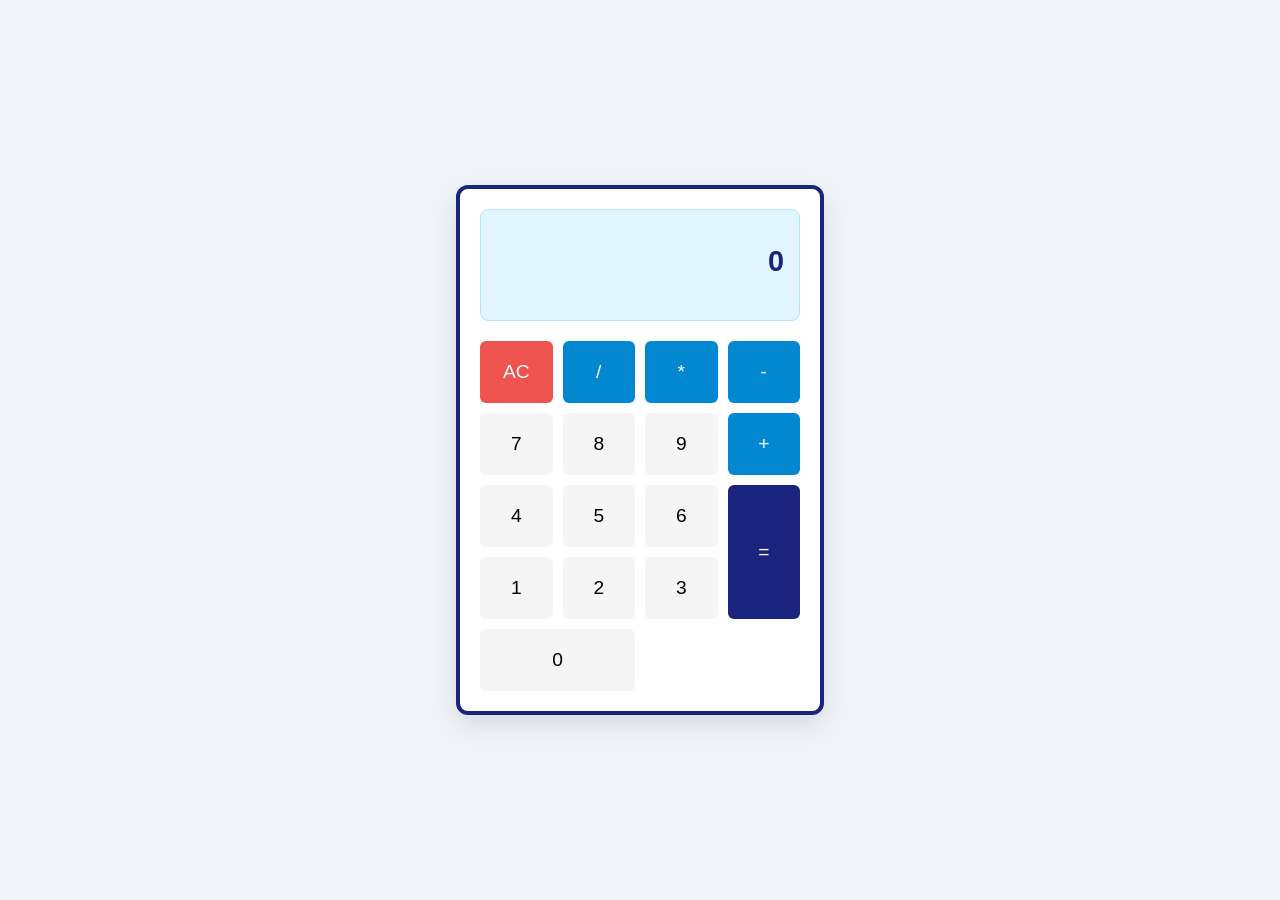
<file: Calculator_MVC/index.html>
<!DOCTYPE html>
<html lang="ro">
<head>
    <meta charset="UTF-8">
    <title>Calculator MVC</title>
    <link rel="stylesheet" href="style.css">
</head>
<body>
    <div class="calculator">
        <div id="display">
            <div id="expression"></div>
            <div id="current-value">0</div>
        </div>
        <div class="buttons">
            <button class="btn clear">AC</button>
            <button class="btn operator">/</button>
            <button class="btn operator">*</button>
            <button class="btn operator">-</button>
            <button class="btn">7</button>
            <button class="btn">8</button>
            <button class="btn">9</button>
            <button class="btn operator">+</button>
            <button class="btn">4</button>
            <button class="btn">5</button>
            <button class="btn">6</button>
            <button class="btn equal">=</button>
            <button class="btn">1</button>
            <button class="btn">2</button>
            <button class="btn">3</button>
            <button class="btn zero">0</button>
        </div>
    </div>
    <script src="model.js"></script>
    <script src="view.js"></script>
    <script src="controller.js"></script>
</body>
</html>
</file>
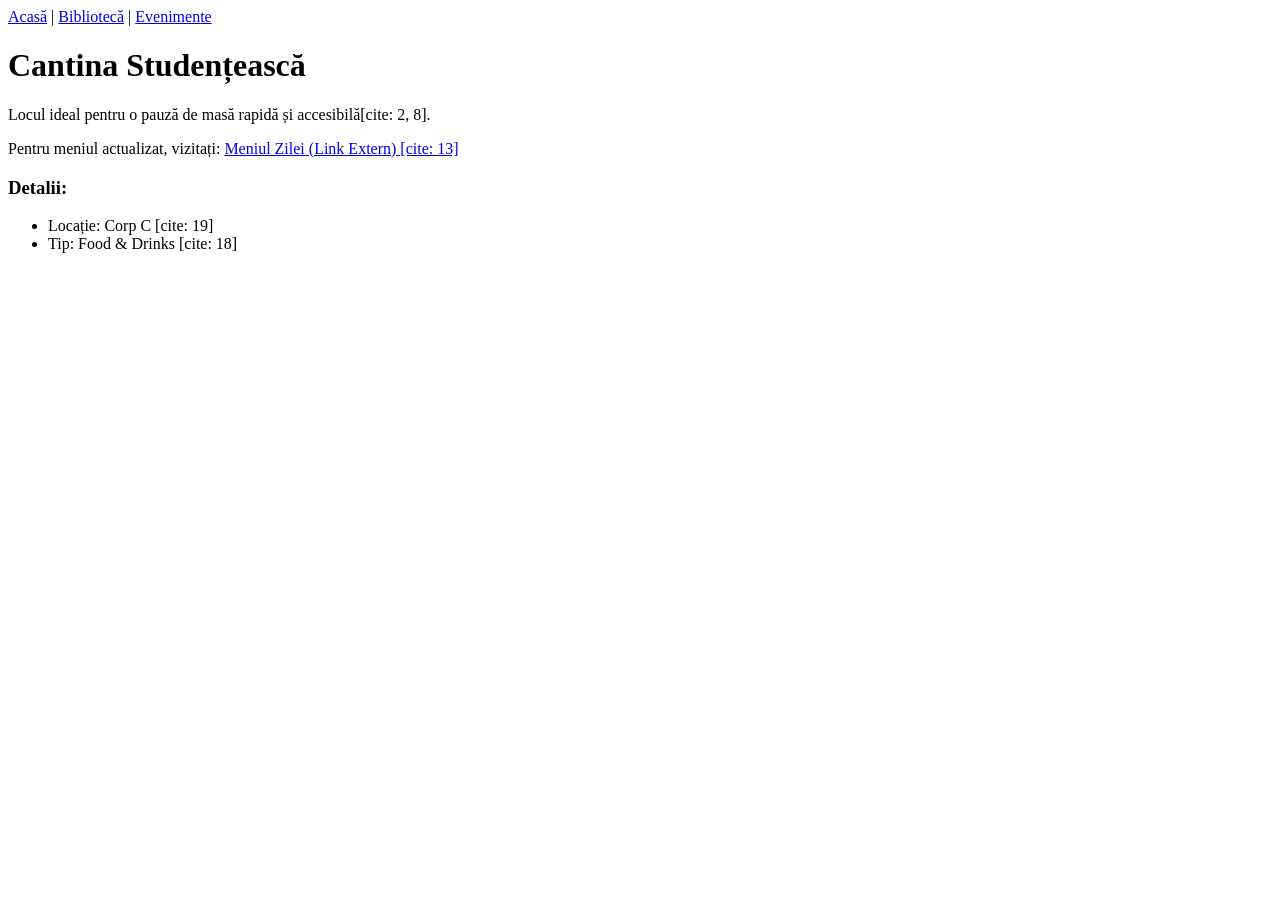
<file: Campus_Info_Hub/pages/cafeteria.html>
<!DOCTYPE html>
<html lang="ro">
<head>
    <meta charset="UTF-8">
    <title>Cantina - Campus Info Hub</title>
</head>
<body>
    <nav>
        <a href="../index.html">Acasă</a> | 
        <a href="library.html">Bibliotecă</a> | 
        <a href="events.html">Evenimente</a>
    </nav>

    <h1>Cantina Studențească</h1>
    <p>Locul ideal pentru o pauză de masă rapidă și accesibilă[cite: 2, 8].</p>

    <p>Pentru meniul actualizat, vizitați: 
       <a href="https://www.google.com/search?q=meniul+zilei+campus" target="_blank">Meniul Zilei (Link Extern) [cite: 13]</a>
    </p>

    <h3>Detalii:</h3>
    <ul>
        <li>Locație: Corp C [cite: 19]</li>
        <li>Tip: Food & Drinks [cite: 18]</li>
    </ul>
</body>
</html>
</file>
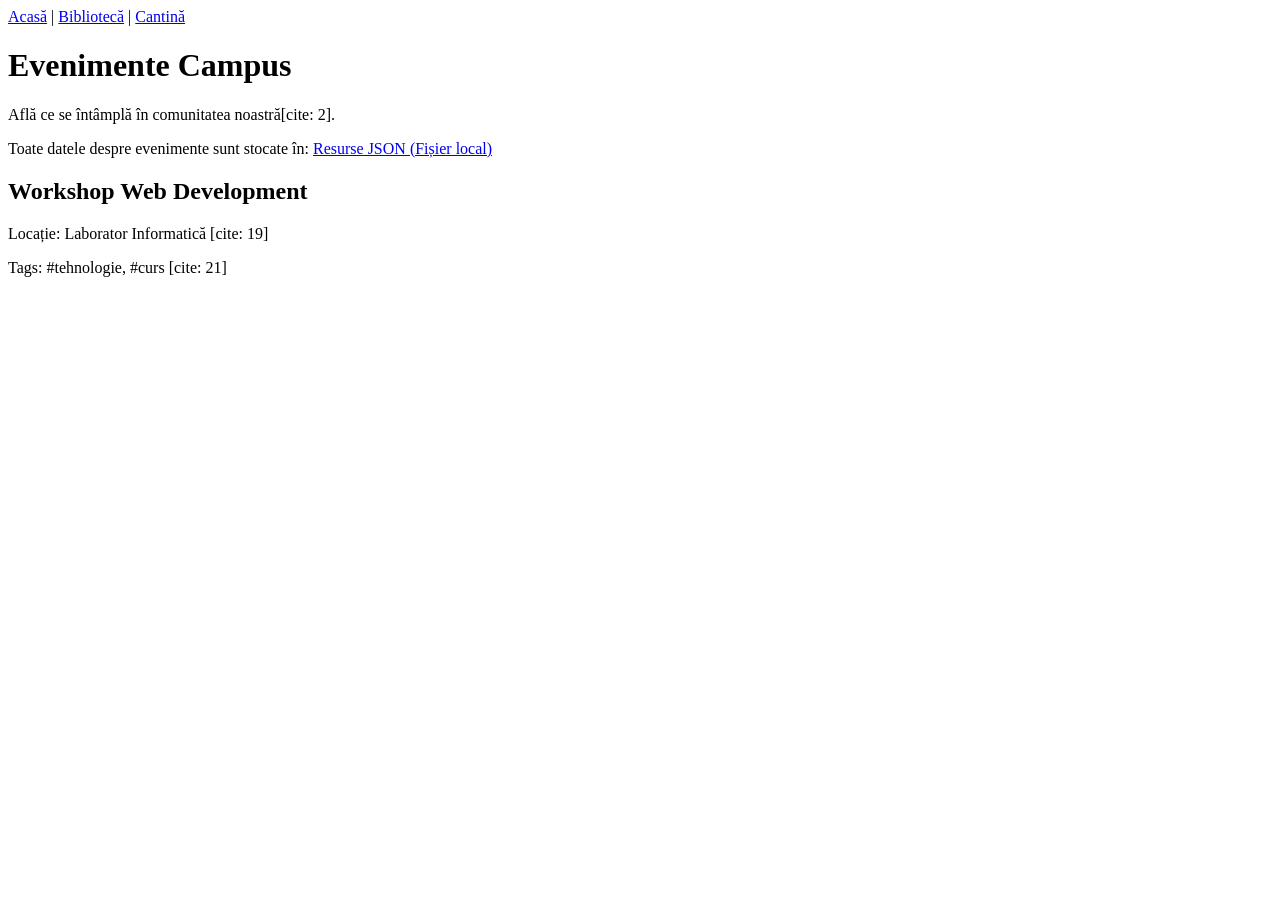
<file: Campus_Info_Hub/pages/events.html>
<!DOCTYPE html>
<html lang="ro">
<head>
    <meta charset="UTF-8">
    <title>Evenimente - Campus Info Hub</title>
</head>
<body>
    <nav>
        <a href="../index.html">Acasă</a> | 
        <a href="library.html">Bibliotecă</a> | 
        <a href="cafeteria.html">Cantină</a>
    </nav>

    <h1>Evenimente Campus</h1>
    <p>Află ce se întâmplă în comunitatea noastră[cite: 2].</p>

    <p>Toate datele despre evenimente sunt stocate în: 
       <a href="../data/resources.json">Resurse JSON (Fișier local) </a>
    </p>

    <section>
        <h2>Workshop Web Development</h2>
        <p>Locație: Laborator Informatică [cite: 19]</p>
        <p>Tags: #tehnologie, #curs [cite: 21]</p>
    </section>
</body>
</html>
</file>
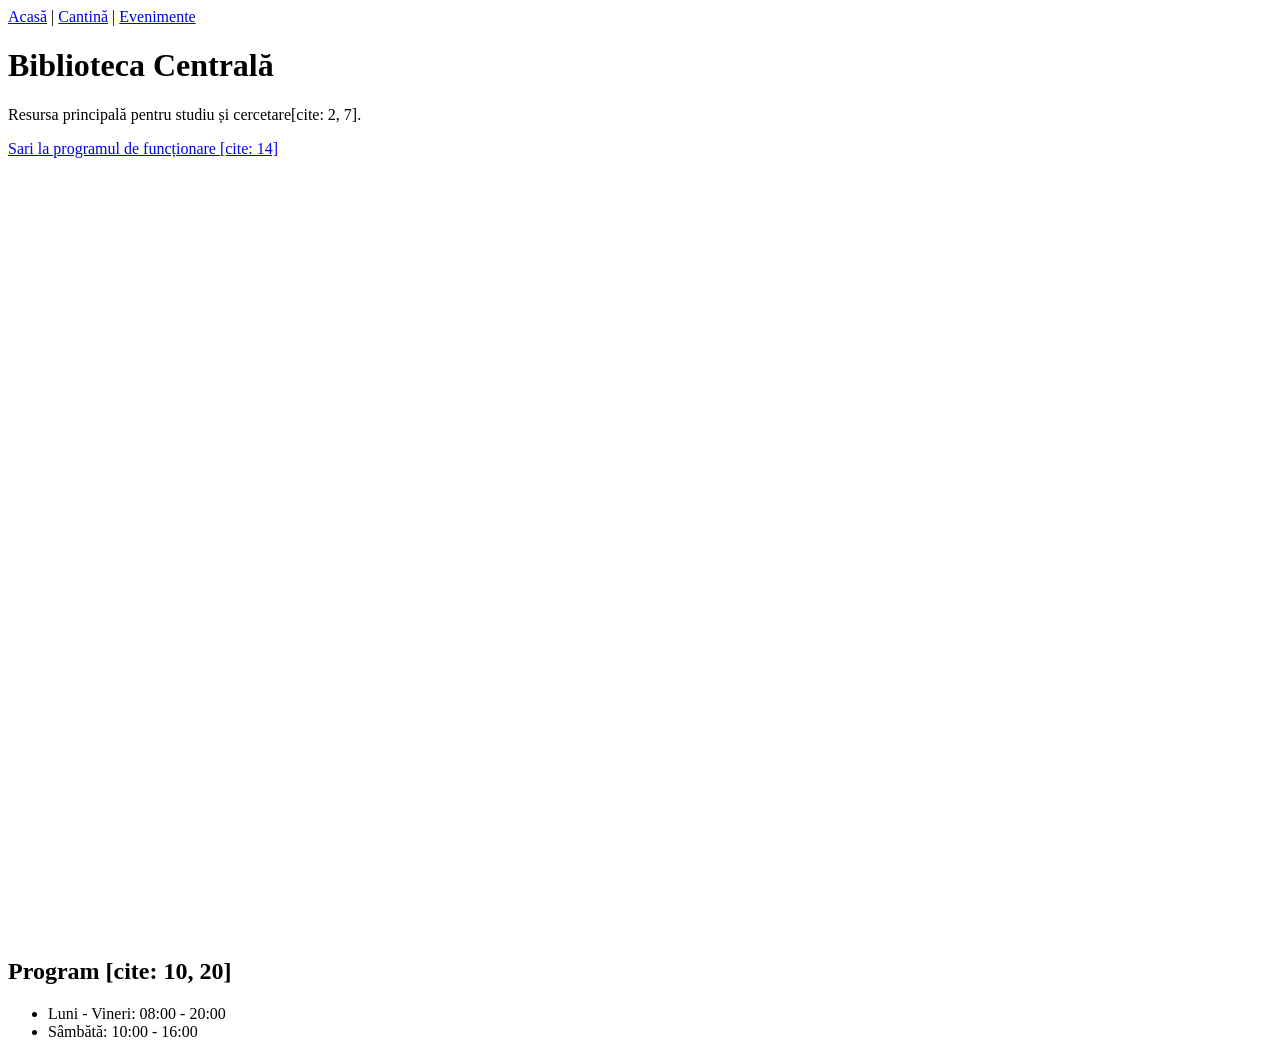
<file: Campus_Info_Hub/pages/library.html>
<!DOCTYPE html>
<html lang="ro">
<head>
    <meta charset="UTF-8">
    <title>Biblioteca - Campus Info Hub</title>
</head>
<body>
    <nav>
        <a href="../index.html">Acasă</a> | 
        <a href="cafeteria.html">Cantină</a> | 
        <a href="events.html">Evenimente</a>
    </nav>

    <h1>Biblioteca Centrală</h1>
    <p>Resursa principală pentru studiu și cercetare[cite: 2, 7].</p>
    
    <a href="#schedule">Sari la programul de funcționare [cite: 14]</a>

    <div style="margin-top: 800px;">
        <h2 id="schedule">Program [cite: 10, 20]</h2>
        <ul>
            <li>Luni - Vineri: 08:00 - 20:00</li>
            <li>Sâmbătă: 10:00 - 16:00</li>
        </ul>
    </div>
</body>
</html>
</file>
<file: Calculator_MVC/style.css>
body {
    display: flex;
    justify-content: center;
    align-items: center;
    height: 100vh;
    background-color: #f0f4f8;
    margin: 0;
}

.calculator { 
    width: 320px; 
    background: #ffffff;
    border: 4px solid #1a237e; 
    padding: 20px; 
    border-radius: 12px; 
    box-shadow: 0 10px 25px rgba(0,0,0,0.1);
    font-family: 'Segoe UI', Tahoma, Geneva, Verdana, sans-serif; 
}

#display { 
    background: #e1f5fe; 
    padding: 15px; 
    text-align: right; 
    margin-bottom: 20px; 
    min-height: 80px; 
    border-radius: 8px;
    border: 1px solid #b3e5fc;
}

#expression { 
    font-size: 0.9rem; 
    color: #0277bd; 
    height: 20px;
}

#current-value { 
    font-size: 1.8rem; 
    font-weight: bold; 
    color: #1a237e;

    white-space: nowrap; 
    overflow: hidden;
    display: flex;
    justify-content: flex-end;
    align-items: center;
}

.buttons { 
    display: grid; 
    grid-template-columns: repeat(4, 1fr); 
    gap: 10px; 
}

.btn { 
    padding: 20px 10px; 
    font-size: 1.2rem; 
    cursor: pointer; 
    border: none; 
    border-radius: 6px;
    background-color: #f5f5f5;
    transition: background 0.2s;
}

.btn:hover {
    background-color: #e0e0e0;
}

.operator { 
    background-color: #0288d1; 
    color: white; 
}

.operator:hover {
    background-color: #0277bd;
}

.equal { 
    background-color: #1a237e; 
    color: white; 
    grid-row: span 2; 
}

.equal:hover {
    background-color: #121858;
}

.clear { 
    background-color: #ef5350; 
    color: white; 
}

.zero { 
    grid-column: span 2; 
}
</file>
